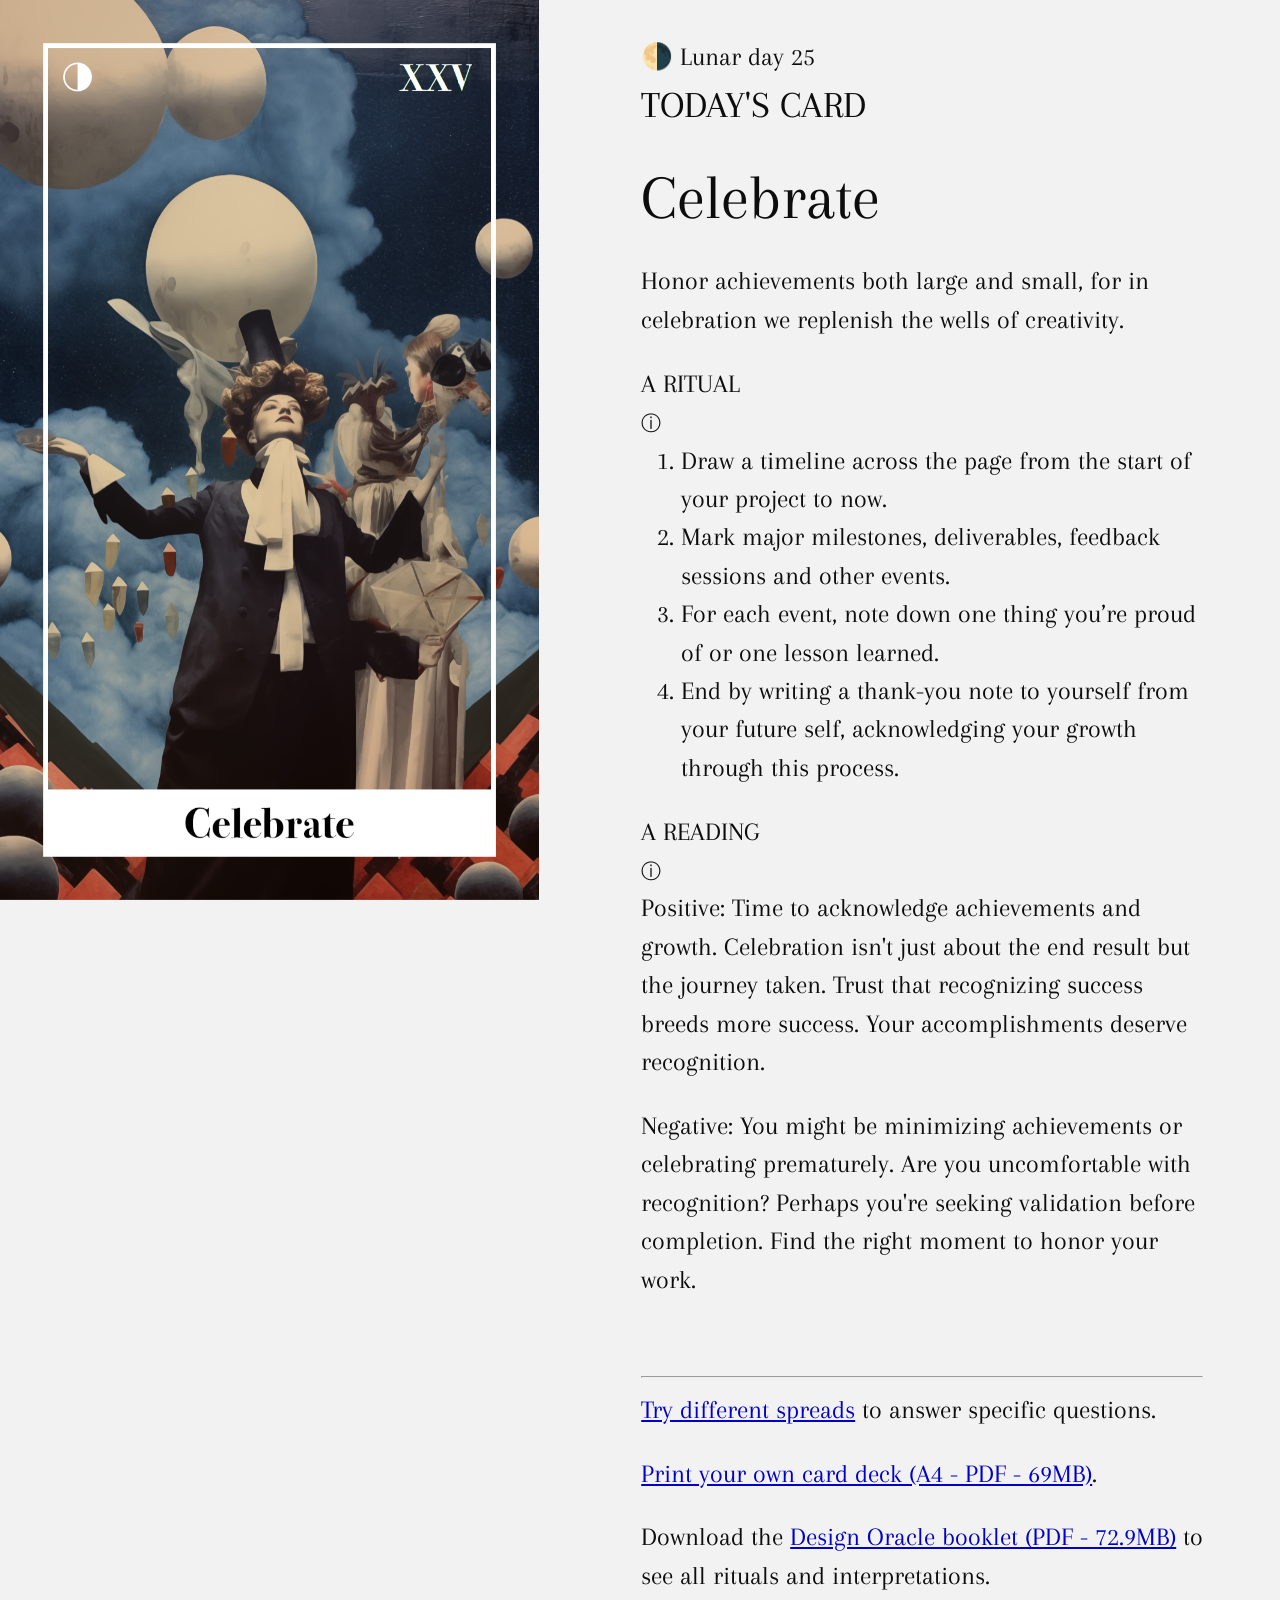
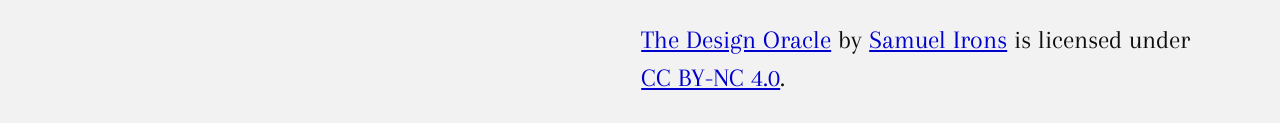
<file: index.html>
<!doctype html>
<html lang="en">
    <head>
        <meta charset="utf-8" />
        <meta name="viewport" content="width=device-width, initial-scale=1" />
        <link rel="stylesheet" href="css/normalize.css" />
        <link rel="stylesheet" href="css/style.css" />
        <link
            rel="icon"
            href="data:image/svg+xml,<svg xmlns=%22http://www.w3.org/2000/svg%22 viewBox=%220 0 100 100%22><text y=%22.9em%22 font-size=%2290%22>🌗</text></svg>"
        />
        <title>𝐓𝐨𝐝𝐚𝐲'𝐬 𝐜𝐚𝐫𝐝 | 𝐃𝐞𝐬𝐢𝐠𝐧 𝐎𝐫𝐚𝐜𝐥𝐞</title>
    </head>
    <body>
        <div id="hero"></div>
        <div id="wrapper">
            <section>
                <div id="cardContent">
                    <div id="lunarContainer"></div>
                    <h2>Today's card</h2>
                    <h3 id="cardTitle"></h3>
                </div>
                <div id="ritualContainer">
                    <h4>A RITUAL</h4>
                    <div class="tooltip">
                        ⓘ<span class="tooltipText"
                            >For practical designers, use this ritual to explore
                            today's card in your design practice.</span
                        >
                    </div>
                    <ol id="ritual"></ol>
                </div>
                <div id="oracleContainer">
                    <h4>A READING</h4>
                    <div class="tooltip">
                        ⓘ<span class="tooltipText"
                            >For intuitive designers, use the following
                            interpretations to drive insights and personal
                            revelations about your practice.</span
                        >
                    </div>
                </div>
                <br />
                <hr />
                <p>
                    <a href="spreads.html">Try different spreads</a> to answer
                    specific questions.
                </p>
                <p></p>
                <p>
                    <a
                        href="files/design-oracle-print-at-home.pdf"
                        target="_blank"
                        >Print your own card deck (A4 - PDF - 69MB)</a
                    >.
                </p>
                <p>
                    Download the
                    <a href="files/design-oracle-booklet.pdf" target="_blank"
                        >Design Oracle booklet (PDF - 72.9MB)</a
                    >
                    to see all rituals and interpretations.
                </p>
                <p
                    xmlns:cc="http://creativecommons.org/ns#"
                    xmlns:dct="http://purl.org/dc/terms/"
                >
                    <a
                        property="dct:title"
                        rel="cc:attributionURL"
                        href="http://design-oracle.github.io"
                        >The Design Oracle</a
                    >
                    by
                    <a
                        rel="cc:attributionURL dct:creator"
                        property="cc:attributionName"
                        href="http://www.samirons.me/"
                        target="_blank"
                        >Samuel Irons</a
                    >
                    is licensed under
                    <a
                        href="https://creativecommons.org/licenses/by-nc/4.0/?ref=chooser-v1"
                        target="_blank"
                        rel="license noopener noreferrer"
                        style="display: inline-block"
                        >CC BY-NC 4.0</a
                    >.
                </p>
            </section>
        </div>
        <script type="text/javascript" src="index.js"></script>
        <script type="module" src="content.js"></script>
    </body>
</html>
</file>
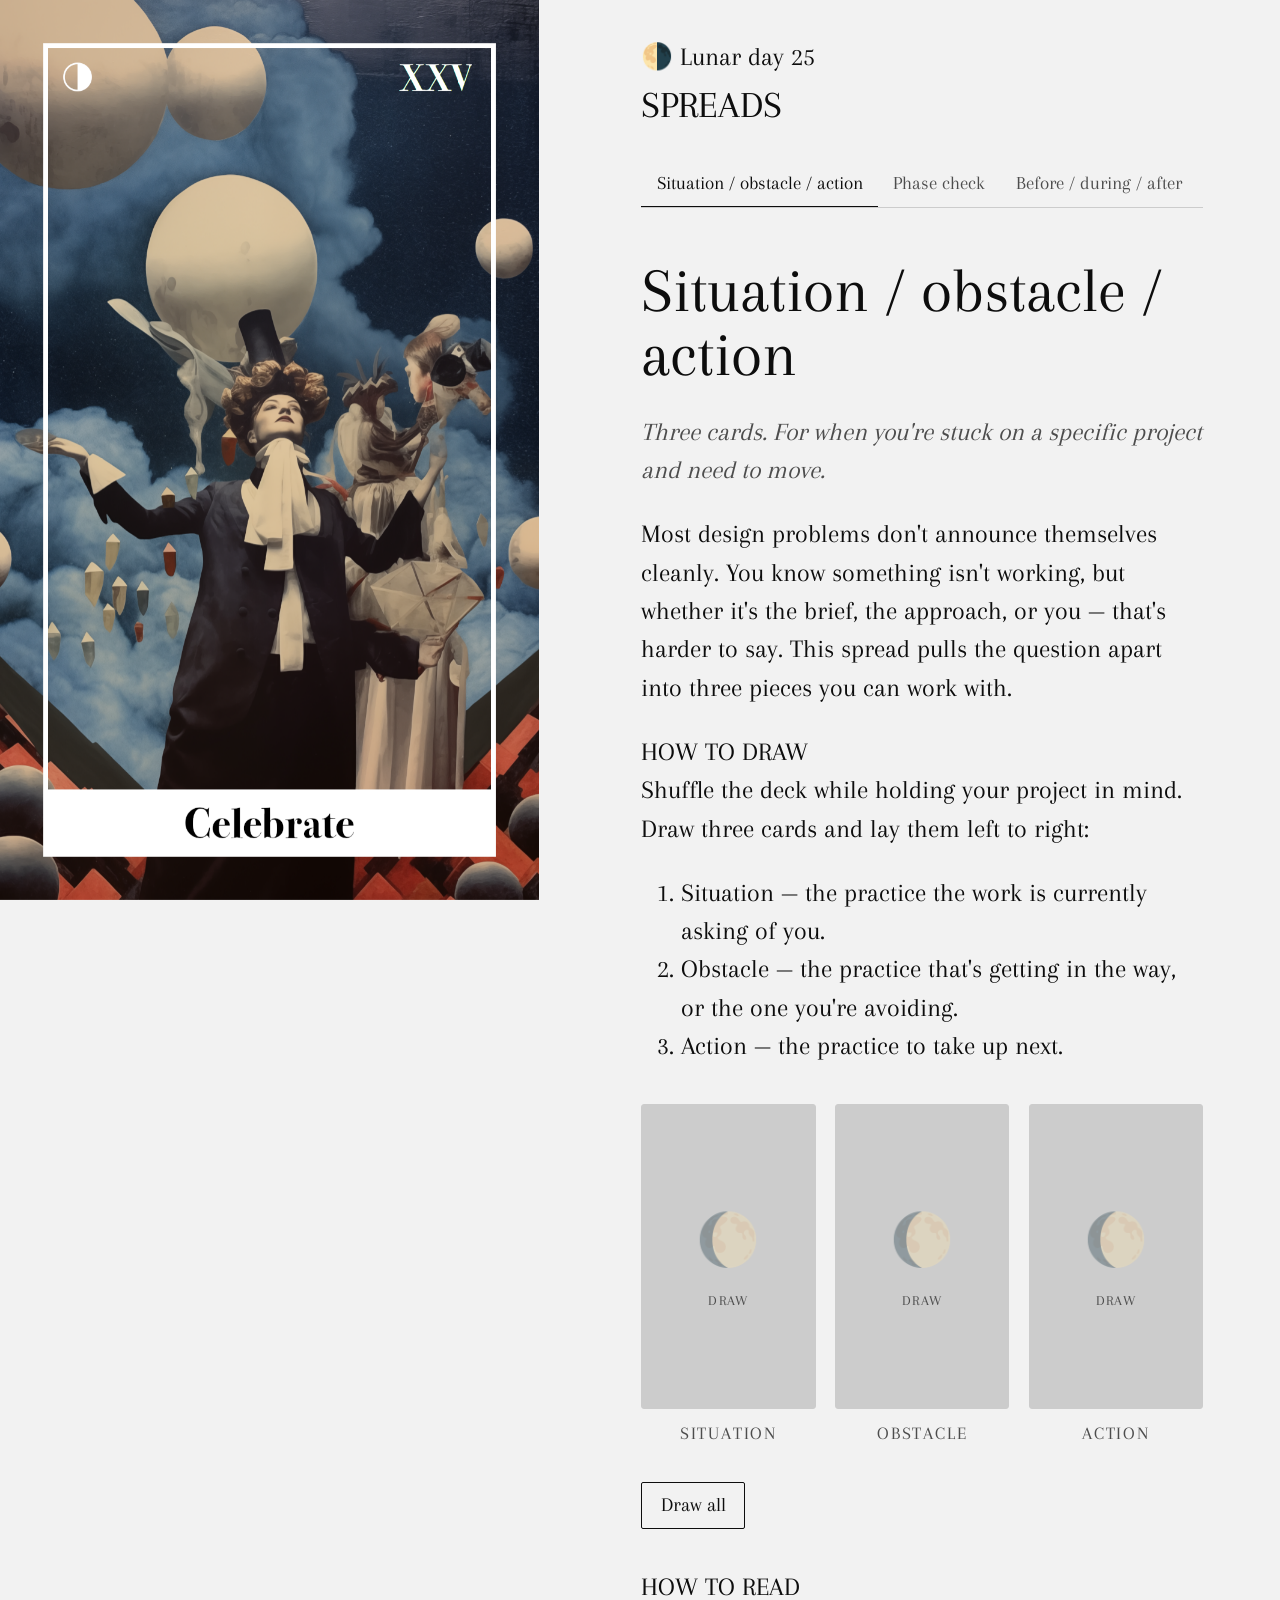
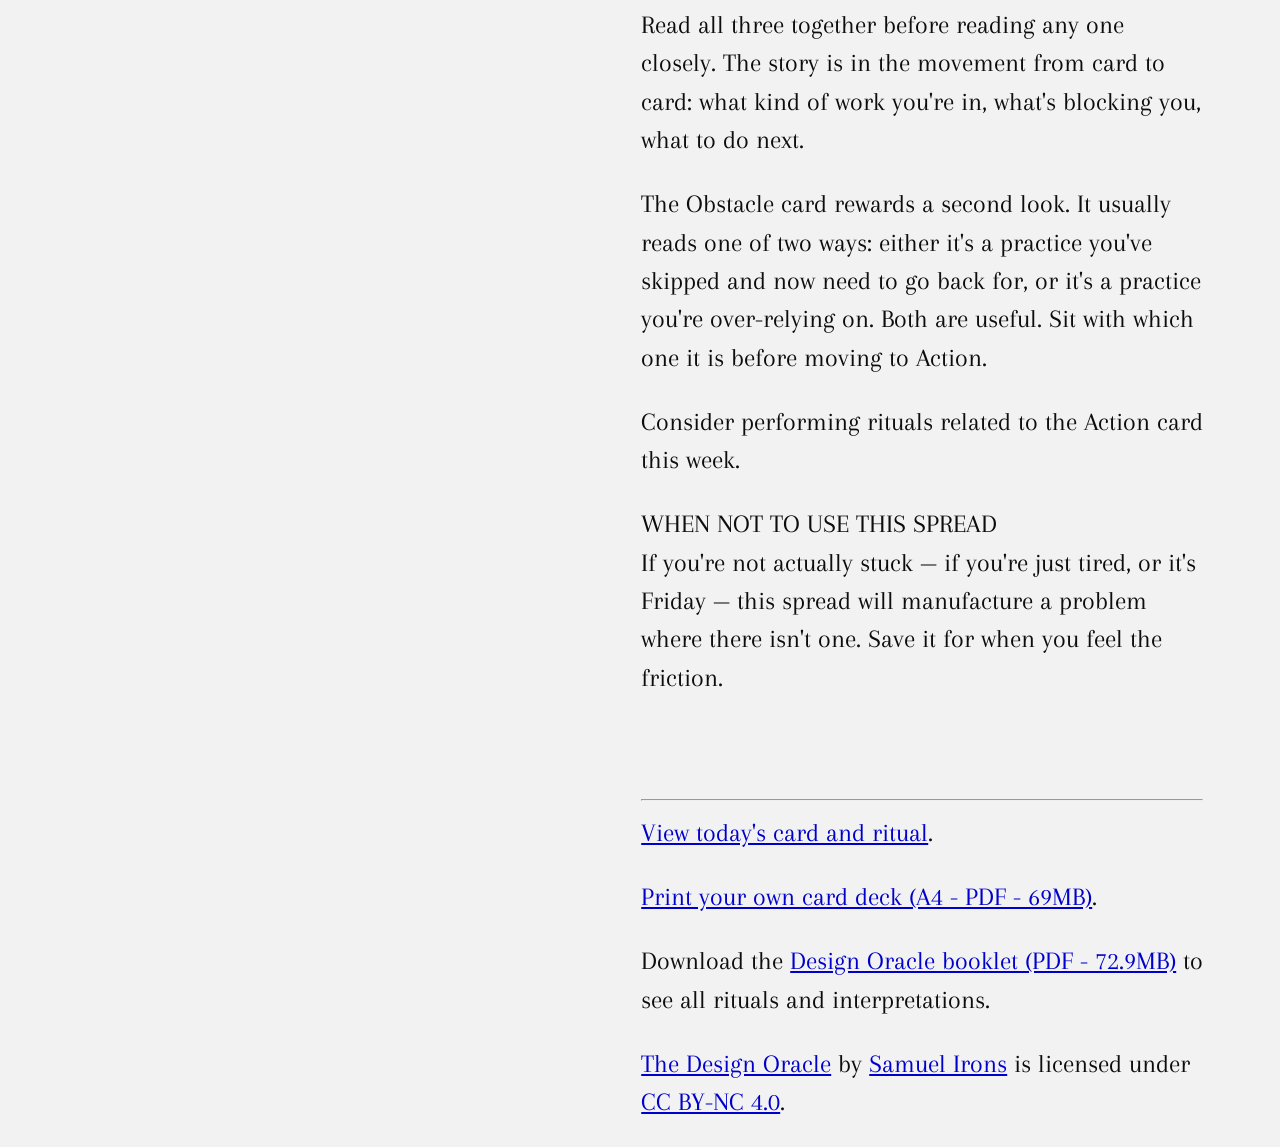
<file: spreads.html>
<!doctype html>
<html lang="en">
    <head>
        <meta charset="utf-8" />
        <meta name="viewport" content="width=device-width, initial-scale=1" />
        <link rel="stylesheet" href="css/normalize.css" />
        <link rel="stylesheet" href="css/style.css" />
        <link
            rel="icon"
            href="data:image/svg+xml,<svg xmlns=%22http://www.w3.org/2000/svg%22 viewBox=%220 0 100 100%22><text y=%22.9em%22 font-size=%2290%22>🌗</text></svg>"
        />
        <title>Spreads | Design Oracle</title>
    </head>
    <body>
        <div id="hero"></div>
        <div id="wrapper">
            <section>
                <div id="cardContent">
                    <div id="lunarContainer"></div>
                    <h2>Spreads</h2>
                </div>

                <div class="spread-tabs" role="tablist">
                    <button class="tab-btn active" role="tab" data-tab="soa">
                        Situation / obstacle / action
                    </button>
                    <button class="tab-btn" role="tab" data-tab="phase">
                        Phase check
                    </button>
                    <button class="tab-btn" role="tab" data-tab="bda">
                        Before / during / after
                    </button>
                    <button class="tab-btn" role="tab" data-tab="brief">
                        The unspoken brief
                    </button>
                </div>

                <!-- ── Spread 1: Situation / Obstacle / Action ── -->
                <div class="spread" id="spread-soa">
                    <h3>Situation / obstacle / action</h3>
                    <p class="spread-meta">
                        Three cards. For when you're stuck on a specific project
                        and need to move.
                    </p>
                    <p>
                        Most design problems don't announce themselves cleanly.
                        You know something isn't working, but whether it's the
                        brief, the approach, or you — that's harder to say. This
                        spread pulls the question apart into three pieces you
                        can work with.
                    </p>
                    <h4>How to draw</h4>
                    <p>
                        Shuffle the deck while holding your project in mind.
                        Draw three cards and lay them left to right:
                    </p>
                    <ol>
                        <li>
                            <strong>Situation</strong> — the practice the work
                            is currently asking of you.
                        </li>
                        <li>
                            <strong>Obstacle</strong> — the practice that's
                            getting in the way, or the one you're avoiding.
                        </li>
                        <li>
                            <strong>Action</strong> — the practice to take up
                            next.
                        </li>
                    </ol>
                    <div class="spread-positions" id="soa-positions">
                        <div
                            class="card-slot"
                            data-spread="soa"
                            data-index="0"
                            data-position="Situation"
                        >
                            <div class="card-wrapper">
                                <div class="card-inner">
                                    <div class="card-face card-back">
                                        <span class="card-back-moon">🌔</span
                                        ><span class="card-back-hint"
                                            >Draw</span
                                        >
                                    </div>
                                    <div class="card-face card-front"></div>
                                </div>
                            </div>
                            <div class="position-label">Situation</div>
                            <div class="card-reading"></div>
                        </div>
                        <div
                            class="card-slot"
                            data-spread="soa"
                            data-index="1"
                            data-position="Obstacle"
                        >
                            <div class="card-wrapper">
                                <div class="card-inner">
                                    <div class="card-face card-back">
                                        <span class="card-back-moon">🌔</span
                                        ><span class="card-back-hint"
                                            >Draw</span
                                        >
                                    </div>
                                    <div class="card-face card-front"></div>
                                </div>
                            </div>
                            <div class="position-label">Obstacle</div>
                            <div class="card-reading"></div>
                        </div>
                        <div
                            class="card-slot"
                            data-spread="soa"
                            data-index="2"
                            data-position="Action"
                        >
                            <div class="card-wrapper">
                                <div class="card-inner">
                                    <div class="card-face card-back">
                                        <span class="card-back-moon">🌔</span
                                        ><span class="card-back-hint"
                                            >Draw</span
                                        >
                                    </div>
                                    <div class="card-face card-front"></div>
                                </div>
                            </div>
                            <div class="position-label">Action</div>
                            <div class="card-reading"></div>
                        </div>
                    </div>
                    <div class="spread-controls">
                        <button
                            class="spread-btn btn-draw-all"
                            data-spread="soa"
                        >
                            Draw all
                        </button>
                        <button
                            class="spread-btn btn-reset"
                            data-spread="soa"
                            hidden
                        >
                            Draw again
                        </button>
                    </div>
                    <h4>How to read</h4>
                    <p>
                        Read all three together before reading any one closely.
                        The story is in the movement from card to card: what
                        kind of work you're in, what's blocking you, what to do
                        next.
                    </p>
                    <p>
                        The Obstacle card rewards a second look. It usually
                        reads one of two ways: either it's a practice you've
                        skipped and now need to go back for, or it's a practice
                        you're over-relying on. Both are useful. Sit with which
                        one it is before moving to Action.
                    </p>
                    <p>
                        Consider performing rituals related to the Action card
                        this week.
                    </p>
                    <h4>When not to use this spread</h4>
                    <p>
                        If you're not actually stuck — if you're just tired, or
                        it's Friday — this spread will manufacture a problem
                        where there isn't one. Save it for when you feel the
                        friction.
                    </p>
                </div>

                <!-- ── Spread 2: Phase Check ── -->
                <div class="spread" id="spread-phase" hidden>
                    <h3>Phase check</h3>
                    <p class="spread-meta">
                        Two cards. For when you suspect you're working out of
                        phase.
                    </p>
                    <p>
                        A lot of design trouble comes not from doing the wrong
                        thing but from doing the right thing at the wrong time —
                        polishing before the shape is settled, deciding before
                        you've diverged, testing before there's anything worth
                        testing. This spread names the gap.
                    </p>
                    <h4>How to draw</h4>
                    <p>Hold your current project in mind. Draw two cards.</p>
                    <p>
                        <strong>Where the work is</strong> — the practice this
                        project is actually asking for right now.<br />
                        <strong>Where you are</strong> — the practice you're in.
                    </p>
                    <div class="spread-positions" id="phase-positions">
                        <div
                            class="card-slot"
                            data-spread="phase"
                            data-index="0"
                            data-position="Where the work is"
                        >
                            <div class="card-wrapper">
                                <div class="card-inner">
                                    <div class="card-face card-back">
                                        <span class="card-back-moon">🌔</span
                                        ><span class="card-back-hint"
                                            >Draw</span
                                        >
                                    </div>
                                    <div class="card-face card-front"></div>
                                </div>
                            </div>
                            <div class="position-label">Where the work is</div>
                            <div class="card-reading"></div>
                        </div>
                        <div
                            class="card-slot"
                            data-spread="phase"
                            data-index="1"
                            data-position="Where you are"
                        >
                            <div class="card-wrapper">
                                <div class="card-inner">
                                    <div class="card-face card-back">
                                        <span class="card-back-moon">🌔</span
                                        ><span class="card-back-hint"
                                            >Draw</span
                                        >
                                    </div>
                                    <div class="card-face card-front"></div>
                                </div>
                            </div>
                            <div class="position-label">Where you are</div>
                            <div class="card-reading"></div>
                        </div>
                    </div>
                    <div class="spread-controls">
                        <button
                            class="spread-btn btn-draw-all"
                            data-spread="phase"
                        >
                            Draw all
                        </button>
                        <button
                            class="spread-btn btn-reset"
                            data-spread="phase"
                            hidden
                        >
                            Draw again
                        </button>
                    </div>
                    <h4>How to read</h4>
                    <p>
                        If the two cards are close neighbours in the deck,
                        you're roughly in phase; read them as a confirmation and
                        a nudge. If they're far apart — an early-phase card
                        paired with a late-phase one, or vice versa — that's the
                        reading. You're ahead of the work, or behind it.
                    </p>
                    <p>
                        Being ahead of the work often looks like eagerness:
                        jumping to Execute when you should still be in Diagnose,
                        reaching for Polish before you've earned it. Being
                        behind looks like perfectionism: staying in Refine when
                        the project needs you in Share.
                    </p>
                    <p>Neither is a failure. Both are information.</p>
                    <h4>When not to use this spread</h4>
                    <p>
                        At the very start of a project, before there's enough
                        shape for "phase" to mean anything. Give it a week or
                        two.
                    </p>
                </div>

                <!-- ── Spread 3: Before / During / After ── -->
                <div class="spread" id="spread-bda" hidden>
                    <h3>Before / during / after</h3>
                    <p class="spread-meta">
                        Three cards. For a specific moment — a meeting, a
                        review, a workshop, a kickoff, a send-off.
                    </p>
                    <p>
                        Design work is full of charged moments that most of us
                        walk into unprepared and walk out of without closing.
                        This spread gives you a practice for each threshold.
                    </p>
                    <h4>How to draw</h4>
                    <p>
                        Name the moment out loud or in writing. Be specific —
                        not "the project" but "Thursday's stakeholder review."
                        Draw three cards:
                    </p>
                    <ol>
                        <li><strong>Before</strong> — how to prepare.</li>
                        <li><strong>During</strong> — how to be in it.</li>
                        <li><strong>After</strong> — how to close it.</li>
                    </ol>
                    <div class="spread-positions" id="bda-positions">
                        <div
                            class="card-slot"
                            data-spread="bda"
                            data-index="0"
                            data-position="Before"
                        >
                            <div class="card-wrapper">
                                <div class="card-inner">
                                    <div class="card-face card-back">
                                        <span class="card-back-moon">🌔</span
                                        ><span class="card-back-hint"
                                            >Draw</span
                                        >
                                    </div>
                                    <div class="card-face card-front"></div>
                                </div>
                            </div>
                            <div class="position-label">Before</div>
                            <div class="card-reading"></div>
                        </div>
                        <div
                            class="card-slot"
                            data-spread="bda"
                            data-index="1"
                            data-position="During"
                        >
                            <div class="card-wrapper">
                                <div class="card-inner">
                                    <div class="card-face card-back">
                                        <span class="card-back-moon">🌔</span
                                        ><span class="card-back-hint"
                                            >Draw</span
                                        >
                                    </div>
                                    <div class="card-face card-front"></div>
                                </div>
                            </div>
                            <div class="position-label">During</div>
                            <div class="card-reading"></div>
                        </div>
                        <div
                            class="card-slot"
                            data-spread="bda"
                            data-index="2"
                            data-position="After"
                        >
                            <div class="card-wrapper">
                                <div class="card-inner">
                                    <div class="card-face card-back">
                                        <span class="card-back-moon">🌔</span
                                        ><span class="card-back-hint"
                                            >Draw</span
                                        >
                                    </div>
                                    <div class="card-face card-front"></div>
                                </div>
                            </div>
                            <div class="position-label">After</div>
                            <div class="card-reading"></div>
                        </div>
                    </div>
                    <div class="spread-controls">
                        <button
                            class="spread-btn btn-draw-all"
                            data-spread="bda"
                        >
                            Draw all
                        </button>
                        <button
                            class="spread-btn btn-reset"
                            data-spread="bda"
                            hidden
                        >
                            Draw again
                        </button>
                    </div>
                    <h4>How to read</h4>
                    <p>
                        Read each card as a practice to perform at that
                        threshold. If you have time, do the ritual for Before in
                        the hours leading up to the moment. During is a posture
                        rather than a task — a card to hold in mind. After is
                        often the one designers skip; do its ritual within a day
                        or two, while the moment is still warm.
                    </p>
                    <p>
                        If the same card appears in two positions across
                        different draws, pay attention. The deck is telling you
                        something about how you habitually approach these
                        moments.
                    </p>
                    <h4>When not to use this spread</h4>
                    <p>
                        For ongoing work without a clear event. This spread
                        needs a threshold to organise itself around.
                    </p>
                </div>

                <!-- ── Spread 4: The Unspoken Brief ── -->
                <div class="spread" id="spread-brief" hidden>
                    <h3>The unspoken brief</h3>
                    <p class="spread-meta">
                        Three cards. For any project where what was asked and
                        what's needed don't quite match.
                    </p>
                    <p>
                        Every brief is partly stated, partly implied, and partly
                        missing. The missing part is usually the one that
                        matters. This spread helps you name what's actually
                        being asked for — and what you wish had been.
                    </p>
                    <h4>How to draw</h4>
                    <p>
                        Have the brief in front of you, or the version of it
                        you'd write from memory. Draw three cards:
                    </p>
                    <ol>
                        <li>
                            <strong>The stated brief</strong> — what you've been
                            explicitly asked to do.
                        </li>
                        <li>
                            <strong>The unstated brief</strong> — what's
                            actually needed underneath.
                        </li>
                        <li>
                            <strong>The wished-for brief</strong> — the project
                            you wish this were.
                        </li>
                    </ol>
                    <div class="spread-positions" id="brief-positions">
                        <div
                            class="card-slot"
                            data-spread="brief"
                            data-index="0"
                            data-position="The stated brief"
                        >
                            <div class="card-wrapper">
                                <div class="card-inner">
                                    <div class="card-face card-back">
                                        <span class="card-back-moon">🌔</span
                                        ><span class="card-back-hint"
                                            >Draw</span
                                        >
                                    </div>
                                    <div class="card-face card-front"></div>
                                </div>
                            </div>
                            <div class="position-label">Stated</div>
                            <div class="card-reading"></div>
                        </div>
                        <div
                            class="card-slot"
                            data-spread="brief"
                            data-index="1"
                            data-position="The unstated brief"
                        >
                            <div class="card-wrapper">
                                <div class="card-inner">
                                    <div class="card-face card-back">
                                        <span class="card-back-moon">🌔</span
                                        ><span class="card-back-hint"
                                            >Draw</span
                                        >
                                    </div>
                                    <div class="card-face card-front"></div>
                                </div>
                            </div>
                            <div class="position-label">Unstated</div>
                            <div class="card-reading"></div>
                        </div>
                        <div
                            class="card-slot"
                            data-spread="brief"
                            data-index="2"
                            data-position="The wished-for brief"
                        >
                            <div class="card-wrapper">
                                <div class="card-inner">
                                    <div class="card-face card-back">
                                        <span class="card-back-moon">🌔</span
                                        ><span class="card-back-hint"
                                            >Draw</span
                                        >
                                    </div>
                                    <div class="card-face card-front"></div>
                                </div>
                            </div>
                            <div class="position-label">Wished for</div>
                            <div class="card-reading"></div>
                        </div>
                    </div>
                    <div class="spread-controls">
                        <button
                            class="spread-btn btn-draw-all"
                            data-spread="brief"
                        >
                            Draw all
                        </button>
                        <button
                            class="spread-btn btn-reset"
                            data-spread="brief"
                            hidden
                        >
                            Draw again
                        </button>
                    </div>
                    <h4>How to read</h4>
                    <p>
                        The gap between the first and second cards is where most
                        of the real work of the project lives. If they're
                        similar, the brief is clean. If they diverge sharply,
                        something is being avoided — by the client, by the
                        organisation, or by you.
                    </p>
                    <p>
                        The third card is harder and more useful. It names the
                        project you'd rather be doing. Sometimes this reveals a
                        misalignment worth raising. Sometimes it reveals
                        something about you — a pattern of wishing your way out
                        of the work in front of you. Both readings are worth
                        holding.
                    </p>
                    <p>
                        This spread is not an invitation to rewrite the brief.
                        It's a diagnostic. What you do with it — push back,
                        adapt, accept — is a separate decision.
                    </p>
                    <h4>When not to use this spread</h4>
                    <p>
                        Very early in a project, before you've sat with the
                        brief long enough to feel its shape. And when you're
                        frustrated with a client — the third card will tell you
                        more about your mood than the work.
                    </p>
                </div>

                <br />
                <hr />
                <p><a href="index.html">View today's card and ritual</a>.</p>
                <p>
                    <a
                        href="files/design-oracle-print-at-home.pdf"
                        target="_blank"
                        >Print your own card deck (A4 - PDF - 69MB)</a
                    >.
                </p>
                <p>
                    Download the
                    <a href="files/design-oracle-booklet.pdf" target="_blank"
                        >Design Oracle booklet (PDF - 72.9MB)</a
                    >
                    to see all rituals and interpretations.
                </p>
                <p
                    xmlns:cc="http://creativecommons.org/ns#"
                    xmlns:dct="http://purl.org/dc/terms/"
                >
                    <a
                        property="dct:title"
                        rel="cc:attributionURL"
                        href="http://design-oracle.github.io"
                        >The Design Oracle</a
                    >
                    by
                    <a
                        rel="cc:attributionURL dct:creator"
                        property="cc:attributionName"
                        href="http://www.samirons.me/"
                        target="_blank"
                        >Samuel Irons</a
                    >
                    is licensed under
                    <a
                        href="https://creativecommons.org/licenses/by-nc/4.0/?ref=chooser-v1"
                        target="_blank"
                        rel="license noopener noreferrer"
                        style="display: inline-block"
                        >CC BY-NC 4.0</a
                    >.
                </p>
            </section>
        </div>

        <script src="index.js"></script>
        <script type="module" src="content-trimmed.js"></script>
        <script>
            // ── Tab switching ──
            document.querySelectorAll(".tab-btn").forEach((btn) => {
                btn.addEventListener("click", () => {
                    document
                        .querySelectorAll(".tab-btn")
                        .forEach((b) => b.classList.remove("active"));
                    document
                        .querySelectorAll(".spread")
                        .forEach((s) => (s.hidden = true));
                    btn.classList.add("active");
                    document.getElementById(
                        "spread-" + btn.dataset.tab,
                    ).hidden = false;
                });
            });

            let allCards = [];

            // Per-spread state: Set of drawn card numbers
            const spreadState = {
                soa: { drawn: new Set(), total: 3 },
                phase: { drawn: new Set(), total: 2 },
                bda: { drawn: new Set(), total: 3 },
                brief: { drawn: new Set(), total: 3 },
            };

            function pickCard(spreadId) {
                const state = spreadState[spreadId];
                const available = allCards.filter(
                    (c) => !state.drawn.has(c.number),
                );
                if (!available.length) return null;
                const card =
                    available[Math.floor(Math.random() * available.length)];
                state.drawn.add(card.number);
                const inverted = Math.random() < 0.5;
                return { card, inverted };
            }

            function revealSlot(slot, { card, inverted }) {
                const front = slot.querySelector(".card-front");
                front.innerHTML =
                    `<img src="${card.image}" alt="${card.name}" />` +
                    `<div class="card-front-label">${card.number}. ${card.name}</div>`;
                slot.classList.add("revealed");
                slot.classList.toggle("inverted", inverted);

                const oracle = inverted
                    ? card.oracle[1].negative
                    : card.oracle[0].positive;
                const orientLabel = inverted ? "Inverted" : "Upright";

                slot.querySelector(".card-reading").innerHTML =
                    `<div class="card-reading-name">${card.number}. ${card.name}` +
                    `<span class="reading-orientation">${orientLabel}</span></div>` +
                    `<p class="card-reading-desc">${card.desc}</p>` +
                    `<p class="card-reading-oracle">${oracle}</p>`;
            }

            function checkComplete(spreadId, slots, drawBtn, resetBtn) {
                if ([...slots].every((s) => s.classList.contains("revealed"))) {
                    drawBtn.hidden = true;
                    resetBtn.hidden = false;
                }
            }

            function initSpread(spreadId) {
                const slots = document.querySelectorAll(
                    `.card-slot[data-spread="${spreadId}"]`,
                );
                const drawBtn = document.querySelector(
                    `.btn-draw-all[data-spread="${spreadId}"]`,
                );
                const resetBtn = document.querySelector(
                    `.btn-reset[data-spread="${spreadId}"]`,
                );

                // Click individual slot to draw that card
                slots.forEach((slot) => {
                    slot.addEventListener("click", () => {
                        if (slot.classList.contains("revealed")) return;
                        const draw = pickCard(spreadId);
                        if (!draw) return;
                        revealSlot(slot, draw);
                        checkComplete(spreadId, slots, drawBtn, resetBtn);
                    });
                });

                // Draw all unrevealed cards with a staggered delay
                drawBtn.addEventListener("click", () => {
                    const unrevealed = [...slots].filter(
                        (s) => !s.classList.contains("revealed"),
                    );
                    unrevealed.forEach((slot, i) => {
                        const draw = pickCard(spreadId);
                        if (!draw) return;
                        setTimeout(() => {
                            revealSlot(slot, draw);
                            checkComplete(spreadId, slots, drawBtn, resetBtn);
                        }, i * 300);
                    });
                });

                // Reset the spread
                resetBtn.addEventListener("click", () => {
                    spreadState[spreadId].drawn.clear();
                    slots.forEach((slot) => {
                        slot.classList.remove("revealed", "inverted");
                        slot.querySelector(".card-front").innerHTML = "";
                        slot.querySelector(".card-reading").innerHTML = "";
                    });
                    drawBtn.hidden = false;
                    resetBtn.hidden = true;
                });
            }

            fetch("./cards.json")
                .then((res) => res.json())
                .then((data) => {
                    allCards = data.cards;
                    ["soa", "phase", "bda", "brief"].forEach(initSpread);
                });
        </script>
    </body>
</html>
</file>
<file: css/style.css>
:root {
    --primary-hs: 0 0%;
    --link-hs: 240 100%;
    --visited-link-hs: 271 68%;
    --l-0: 5%;
    --l-30: 30%;
    --l-80: 80%;
    --l-100: 95%;
    --l-link: 40%;
}

@media (prefers-color-scheme: dark) {
    :root {
        --l-0: 95%;
        --l-30: 70%;
        --l-80: 20%;
        --l-100: 5%;
        --l-link: 75%;
    }
    img {
        filter: brightness(0.85) contrast(1.1);
    }
}

@font-face {
    font-family: "Arapey Regular";
    src: url("../fonts/Arapey-Regular.ttf") format("truetype");
    font-weight: 1 999;
}

@font-face {
    font-family: "Arapey Italic";
    src: url("../fonts/Arapey-Italic.ttf") format("truetype");
    font-weight: 1 999;
}

html {
    vertical-align: baseline;
}

body {
    font-family:
        "Arapey Regular",
        Iowan Old Style,
        Apple Garamond,
        Baskerville,
        Times New Roman,
        Droid Serif,
        Times,
        Source Serif Pro,
        serif,
        Apple Color Emoji,
        Segoe UI Emoji,
        Segoe UI Symbol;
    line-height: 1.5;
    color: hsl(var(--primary-hs) var(--l-0));
    background-color: hsl(var(--primary-hs) var(--l-100));
}

img {
    display: block;
    max-width: 100dvw;
}

section {
    padding: 0 2em;
    max-width: 35em;
}

nav {
    padding: 0 2em;
}

@media (orientation: landscape) {
    body {
        font-size: clamp(16px, 2dvw, 26px);
        display: grid;
        grid-template-columns: calc((100dvh - 2.25em) * 0.67) 1fr;
        grid-template-rows: 2.25em 1fr;
    }

    nav {
        grid-column: 2 / span 1;
        grid-row: 1 / span 1;
        padding: 0 3em;
    }

    section {
        padding: 0 3em;
        margin: 0 auto;
    }

    img.hero {
        height: calc(100dvh);
    }

    div#hero {
        grid-column: 1 / span 1;
        grid-row: 1 / span 2;
        position: sticky;
        top: 0;
        height: 100vh;
    }

    div#wrapper {
        grid-column: 2 / span 1;
        grid-row: 1 / span 2;
        min-width: 0;
    }

    .tooltip .tooltipText {
        width: 20dvw;
    }
}

@media (orientation: portrait) {
    body {
        font-size: clamp(16px, 3dvh, 26px);
        line-height: 1.5;
    }

    img.hero {
        width: 100dvw;
    }

    .tooltip .tooltipText {
        width: 20dvh;
    }
    section {
        margin: 0 auto;
    }
}

h1 {
    font-size: 1.5em;
    margin: 0;
}

h2 {
    margin: 0;
    text-transform: uppercase;
}

h3 {
    font-size: 2.5em;
    line-height: 1em;
    margin: 0.5em 0;
}

h4 {
    text-transform: uppercase;
    margin: 0;
}

p,
ol {
    margin-top: 0;
}

a {
    color: hsl(var(--link-hs) var(--l-link));
}

#lunarContainer p {
    margin-top: 1.5em;
    margin-bottom: 0;
}

.tooltip {
    font-size: 0.8em;
    position: relative;
    display: inline-block;
}

.tooltip .tooltipText {
    visibility: hidden;
    background-color: black;
    color: #fff;
    padding: 0.5em 1em 0.75em;
    border-radius: 4px;
    position: absolute;
    z-index: 1;
}

.tooltip:hover .tooltipText {
    visibility: visible;
}

.tooltipText {
    border: 1px solid #fff;
}

.spreadImg {
    width: 100%;
    margin: 0.5em 0 1.5em;
}

/* ── Spreads page ── */

.spread-tabs {
    display: flex;
    flex-wrap: nowrap;
    overflow-x: auto;
    scrollbar-width: none;
    gap: 0;
    margin: 1em 0 0;
    padding: 0;
    border-bottom: 1px solid hsl(var(--primary-hs) var(--l-80));
    list-style: none;
}

.spread-tabs::-webkit-scrollbar {
    display: none;
}

.tab-btn {
    font-family: inherit;
    font-size: 0.75em;
    cursor: pointer;
    padding: 0.5em 0.8em;
    border: none;
    border-bottom: 2px solid transparent;
    background: transparent;
    color: hsl(var(--primary-hs) var(--l-30));
    margin-bottom: -1px;
    line-height: 1.4;
    text-align: left;
    white-space: nowrap;
    flex-shrink: 0;
}

.tab-btn:hover {
    color: hsl(var(--primary-hs) var(--l-0));
}

.tab-btn.active {
    color: hsl(var(--primary-hs) var(--l-0));
    border-bottom-color: hsl(var(--primary-hs) var(--l-0));
}

.spread {
    margin: 2em 0;
}

.spread-meta {
    font-style: italic;
    color: hsl(var(--primary-hs) var(--l-30));
    margin: -0.25em 0 1em;
}

.spread-positions {
    display: flex;
    align-items: flex-start;
    gap: 0.75em;
    margin: 1.5em 0 1em;
}

.card-slot {
    flex: 1;
    display: flex;
    flex-direction: column;
    align-items: center;
    gap: 0.4em;
    cursor: pointer;
}

.card-wrapper {
    width: 100%;
    aspect-ratio: 2 / 3.5;
    perspective: 1000px;
}

.card-inner {
    width: 100%;
    height: 100%;
    position: relative;
    transform-style: preserve-3d;
    transition: transform 0.55s cubic-bezier(0.4, 0, 0.2, 1);
}

.card-slot.revealed .card-inner {
    transform: rotateY(180deg);
}

.card-face {
    position: absolute;
    inset: 0;
    backface-visibility: hidden;
    border-radius: 3px;
    overflow: hidden;
}

.card-back {
    border: 1px solid hsl(var(--primary-hs) var(--l-80));
    background: hsl(var(--primary-hs) var(--l-80));
    display: flex;
    flex-direction: column;
    align-items: center;
    justify-content: center;
    gap: 0.4em;
}

.card-back-moon {
    font-size: 2em;
    opacity: 0.35;
}

.card-back-hint {
    font-size: 0.55em;
    text-transform: uppercase;
    letter-spacing: 0.1em;
    color: hsl(var(--primary-hs) var(--l-30));
}

.card-front {
    transform: rotateY(180deg);
    background: hsl(var(--primary-hs) var(--l-100));
    border: 1px solid hsl(var(--primary-hs) var(--l-80));
    display: flex;
    flex-direction: column;
}

.card-front img {
    width: 100%;
    flex: 1;
    min-height: 0;
    object-fit: cover;
    display: block;
}

.card-front-label {
    padding: 0.3em 0.4em;
    font-size: 0.6em;
    text-align: center;
    text-transform: uppercase;
    letter-spacing: 0.06em;
    border-top: 1px solid hsl(var(--primary-hs) var(--l-80));
    line-height: 1.3;
}

.position-label {
    font-size: 0.7em;
    text-transform: uppercase;
    letter-spacing: 0.1em;
    color: hsl(var(--primary-hs) var(--l-30));
    text-align: center;
}

.position-note {
    font-size: 0.6em;
    font-style: italic;
    color: hsl(var(--primary-hs) var(--l-30));
    text-align: center;
}

.spread-controls {
    display: flex;
    gap: 0.75em;
    align-items: center;
    margin-bottom: 1.5em;
}

.spread-btn {
    font-family: inherit;
    font-size: 0.8em;
    cursor: pointer;
    padding: 0.35em 0.9em;
    border: 1px solid hsl(var(--primary-hs) var(--l-0));
    background: transparent;
    color: hsl(var(--primary-hs) var(--l-0));
    border-radius: 2px;
    line-height: 1.5;
}

.spread-btn:hover {
    background: hsl(var(--primary-hs) var(--l-0));
    color: hsl(var(--primary-hs) var(--l-100));
}

.card-slot.inverted .card-front img {
    transform: rotate(180deg);
}

.card-reading {
    width: 100%;
    font-size: 0.72em;
    line-height: 1.45;
}

.card-reading-name {
    margin-bottom: 0.4em;
    padding-top: 0.75em;
    border-top: 1px solid hsl(var(--primary-hs) var(--l-80));
}

.reading-orientation {
    display: inline-block;
    font-size: 0.8em;
    text-transform: uppercase;
    letter-spacing: 0.08em;
    color: hsl(var(--primary-hs) var(--l-30));
    margin-left: 0.4em;
}

.card-reading-desc {
    font-style: italic;
    color: hsl(var(--primary-hs) var(--l-30));
    margin-bottom: 0.6em;
}

.card-reading-oracle {
    margin: 0;
}
</file>
